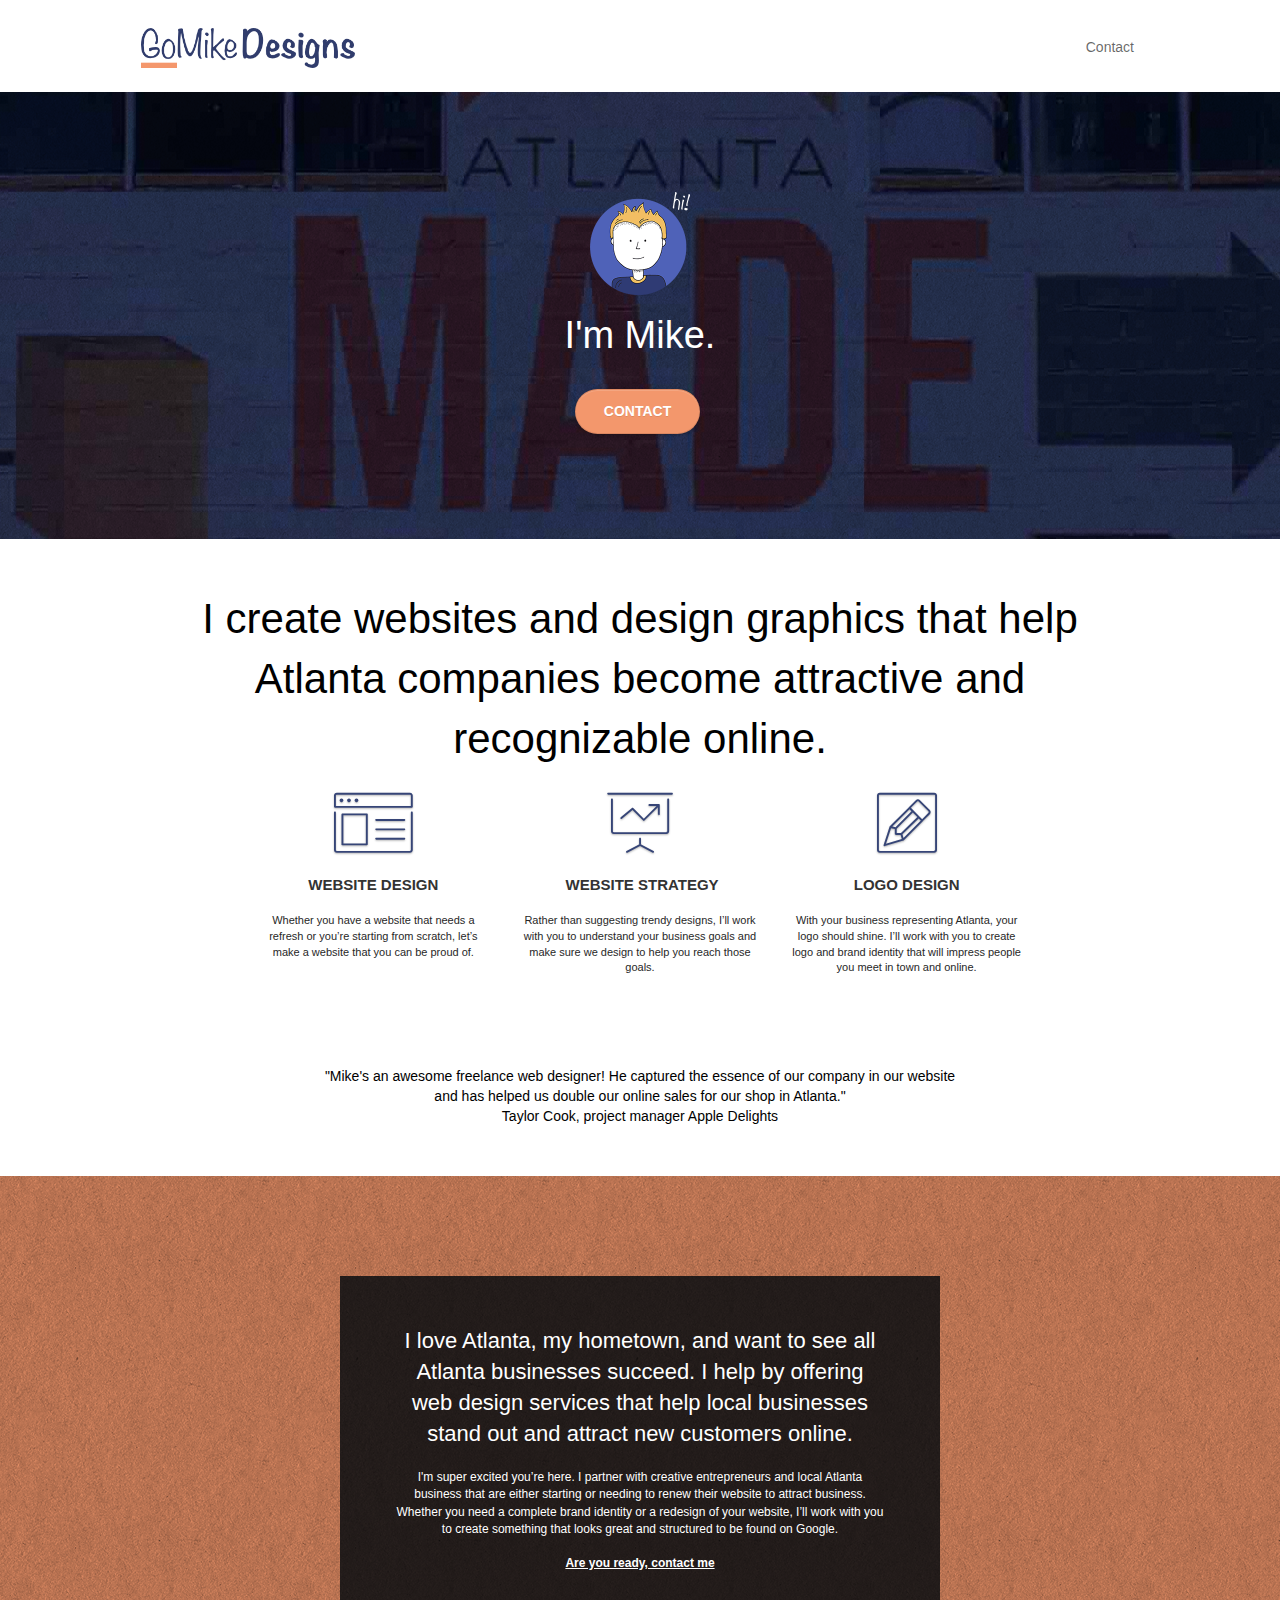
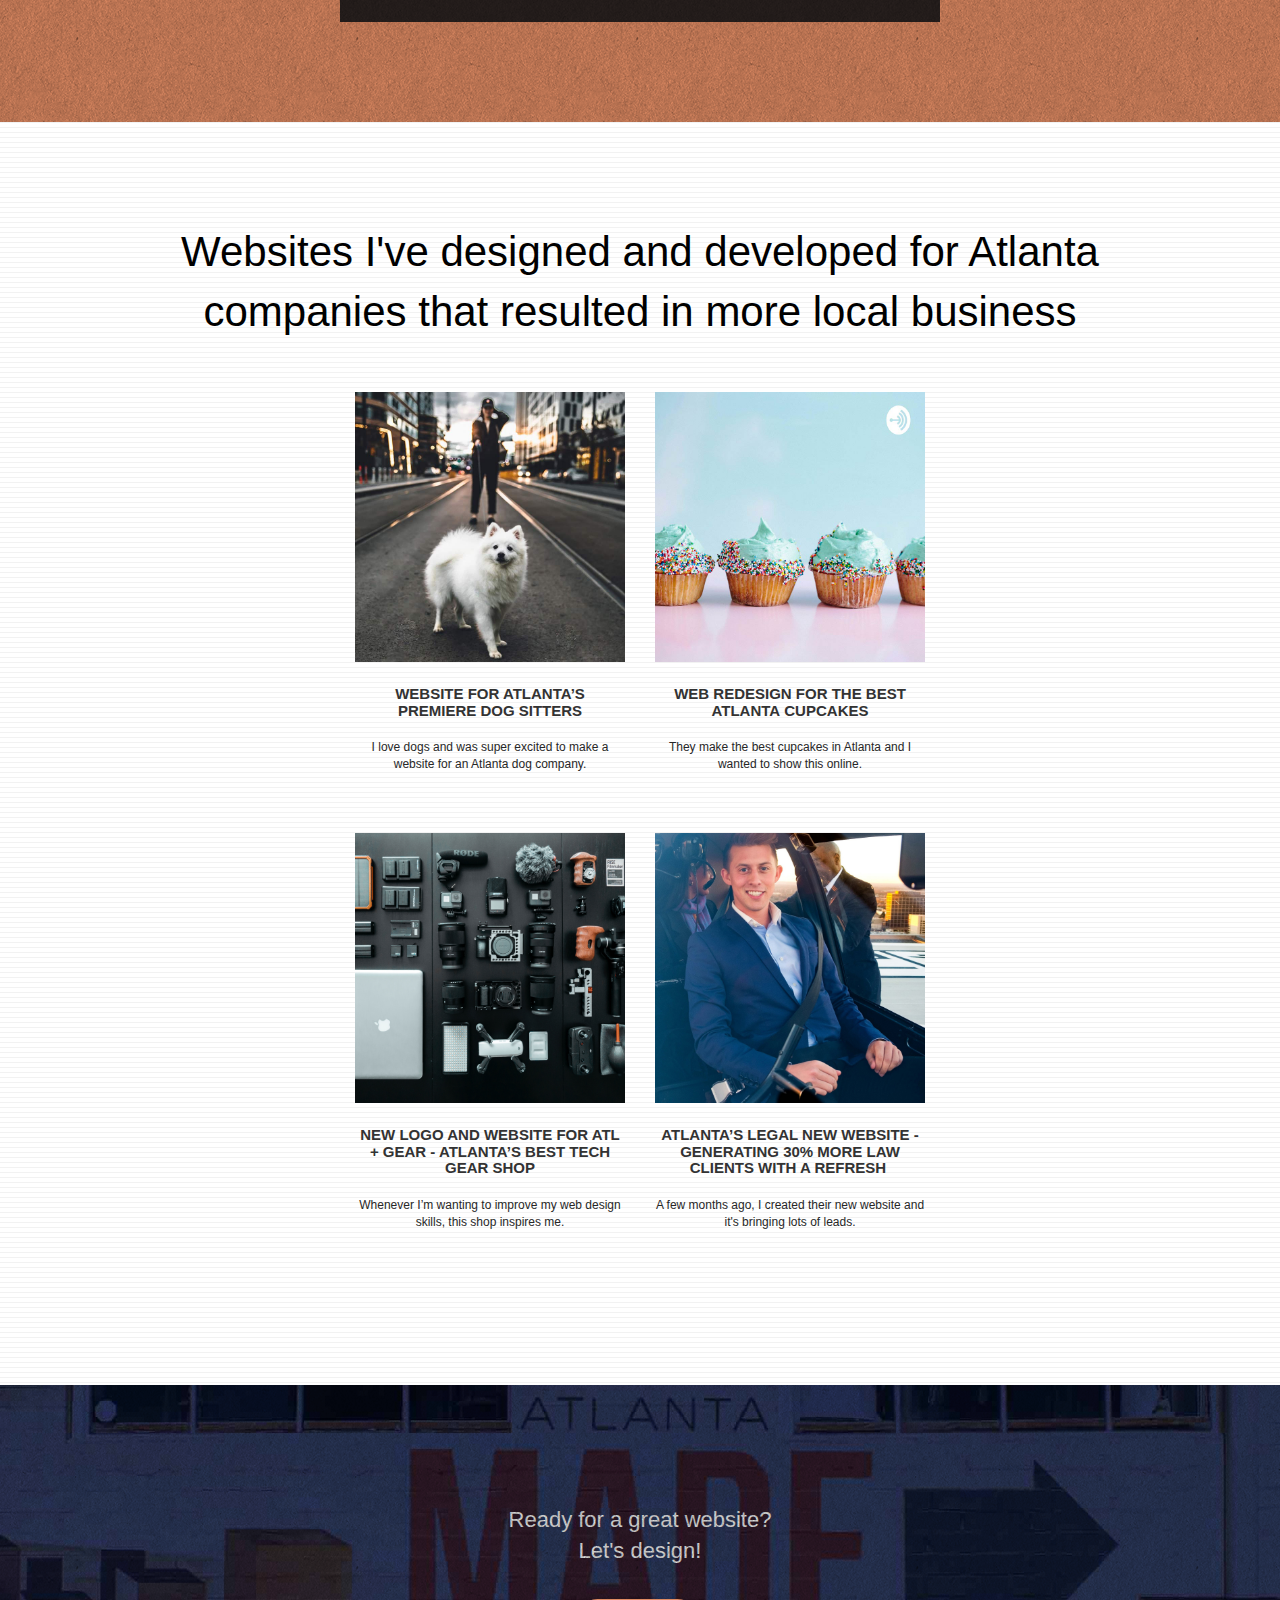
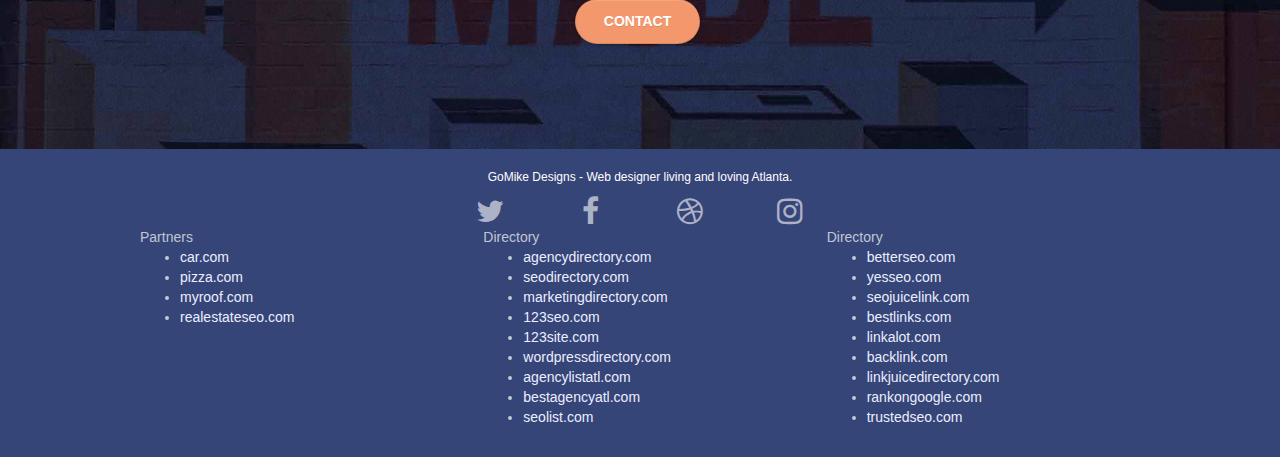
<file: index.html>
<!doctype html>
<html lang="Default">
<head>
    <meta charset="utf-8">
    <meta name="description" content="I'm Mike and your should hire me to build your website">
    <meta name="viewport" content="width=device-width, initial-scale=1.0, viewport-fit=cover">
    <link rel="shortcut icon" type="image/png" href="favicon.jpg">
    
	
	<link rel="stylesheet" type="text/css" href="./css/bootstrap.css">
	<link rel="stylesheet" type="text/css" href="style.css">
	<link rel="stylesheet" type="text/css" href="./css/font-awesome.css">
	<link rel="stylesheet" type="text/css" href="./css/et-line.css">
	
    
	<script src="./js/jquery-2.1.0.js"></script>
	<script src="./js/bootstrap.js"></script>
	<script src="./js/blocs.js"></script> 
	<script src="./js/gmaps.js"></script>

    <title>GoMike Designs - Web designer living and loving Atlanta</title>

    
<!-- Analytics -->
 
<!-- Analytics END -->
    
</head>
<body>
<!-- Main container -->
<div class="page-container">
    
<!-- bloc-0 -->
<header class="bloc bgc-white l-bloc " id="bloc-0">
	<div class="container bloc-sm">
		<nav class="navbar row">
			<div class="navbar-header">
				<a class="navbar-brand" href="index.html"><img src="img/atlanta%20web%20design%20logo.png" alt="Mike Designs Logo" height="40" /></a>
			</div>
			<div class="collapse navbar-collapse navbar-1 special-dropdown-nav">
				<div class="site-navigation nav navbar-nav">
					<a href="contact.html">Contact</a>
				</div>
			</div>
		</nav>
	</div>
</header>
<!-- bloc-0 END -->

<!-- bloc-1-hero -->
<div class="bloc bgc-dark-slate-blue bg-atlanta-20made-20sign d-bloc bg-t-edge bloc-bg-texture texture-paper b-parallax" id="bloc-1-hero">
	<div class="container bloc-lg">
		<div class="row tight-width-whitespace">
			<div class="col-sm-12">
				<img src="img/atlanta%20web%20designer%20mike.png" class="center-block image-resize-mode" width="100" alt="Profile Image" />
				<h1 class="text-center hero-bloc-text tc-white ">
					I'm Mike.
				</h1>
				<div class="text-center">
					<a href="contact.html" class="btn btn-lg btn-clean btn-rd cta-hero btn-atomic-tangerine" id="cta-hero">Contact</a>
				</div>
			</div>
		</div>
	</div>
</div>
<!-- bloc-1-hero END -->

<!-- bloc-2-services -->
<main class="bloc bgc-white l-bloc" id="bloc-2-services">
	<div class="container bloc-md">
		<div class="row">
			<div class="col-sm-12 text-center">
				<div class="titleText"> I create websites and  design graphics that help Atlanta companies become attractive and recognizable online.</div>
			</div>
		</div>
		<div class="row voffset-lg med-width-whitespace">
			<div class="col-sm-4">
				<div class="text-center">
					<span class="et-icon-browser sm-shadow icon-dark-slate-blue icons icon-lg"></span>
				</div>
				<h1 class="mg-md text-center service-header">
					Website Design
				</h1>
				<p class="text-center ">
					Whether you have a website that needs a refresh or you&rsquo;re starting from scratch, let&rsquo;s make a website that you can be proud of.
				</p>
			</div>
			<div class="col-sm-4">
				<div class="text-center">
					<span class="et-icon-presentation sm-shadow icon-dark-slate-blue icons icon-lg"></span>
				</div>
				<h1 class="mg-md text-center service-header">
					&nbsp;Website Strategy
				</h1>
				<p class="text-center ">
					Rather than suggesting trendy designs, I&rsquo;ll work with you to understand your business goals and make sure we design to help you reach those goals.<br>
				</p>
			</div>
			<div class="col-sm-4">
				<div class="text-center">
					<span class="et-icon-edit sm-shadow icon-dark-slate-blue icons icon-lg"></span>
				</div>
				<h1 class="mg-md text-center service-header">
					Logo Design
				</h1>
				<p class="text-center ">
					With your business representing Atlanta, your logo should shine. I&rsquo;ll work with you to create logo and brand identity that will impress people you meet in town and online.
				</p>
			</div>
		</div>
		<div class="row voffset-lg voffset">
			<div class="col-xs-12 col-md-8 col-md-offset-2 text-center">
				<div class="qText">"Mike's an awesome freelance web designer! He captured the essence of our company in our website and has helped us double our online sales for our shop in Atlanta." <br /> Taylor Cook, project manager Apple Delights </div>
			</div>
		</div>
	</div>
</main>
<!-- bloc-2-services END -->

<!-- bloc-3-what-i-do -->
<aside class="bloc tc-white bgc-atomic-tangerine bloc-bg-texture texture-paper b-parallax bg-atlanta-20made-20sign-20orange d-bloc" id="bloc-3-what-i-do">
	<div class="container bloc-lg">
		<div class="row tight-width-whitespace black-background">
			<div class="col-sm-12">
				<h2 class="mg-md text-center tc-white">
					I love Atlanta, my hometown, and want to see all Atlanta businesses succeed. I help by offering web design services that help local businesses stand out and attract new customers online.<br>
				</h2>
				<p class="text-center white">
					I'm super excited you&rsquo;re here. I partner with creative entrepreneurs and local Atlanta business that are either starting or needing to renew their website to attract business. Whether you need a complete brand identity or a redesign of your website, I&rsquo;ll work with you to create something that looks great and structured to be found on Google.<br><br><a class="ltc-white bold-link" href="contact.html">Are you ready, contact me</a><br>
				</p>
			</div>
		</div>
	</div>
</aside>
<!-- bloc-3-what-i-do END -->

<!-- bloc-4-portfolio -->
<aside class="bloc bgc-white bg-lines-h2-bg bg-repeat l-bloc" id="bloc-4-portfolio">
	<div class="container bloc-lg">
		<div class="row">
			<div class="col-sm-12 text-center">
								<div class="titleText">Websites I've designed and developed for Atlanta companies that resulted in more local business</div>

			</div>
		</div>
		<div class="row tight-width-whitespace portfolio-row">
			<div class="col-sm-6">
				<a href="#" data-lightbox="img/11.jpg" data-gallery-id="gallery-1" data-caption="Website for Atlanta's Premiere dog salon" data-frame="snapshot-lb"><img src="img/11.jpg" class="img-responsive portfolio-thumb" alt="Dog salon Link"/></a>
				<h3 class="mg-md text-center">
					Website for Atlanta&rsquo;s premiere Dog Sitters
				</h3>
				<p class="text-center">
					I love dogs and was super excited to make a website for an Atlanta dog company.
				</p>
			</div>
			<div class="col-sm-6">
				<a href="#" data-lightbox="img/2.jpg" data-gallery-id="gallery-1" data-caption="web redesign for the best cupcakes in Atlanta" data-frame="snapshot-lb"><img src="img/2.jpg" class="img-responsive portfolio-thumb" alt="Best cupcakes in atlanta Link"/></a>
				<h3 class="mg-md text-center">
					Web redesign for the best Atlanta&nbsp;cupcakes
				</h3>
				<p class="text-center">
					They make the best cupcakes in Atlanta and I wanted to show this online.
				</p>
			</div>
		</div>
		<div class="row tight-width-whitespace portfolio-row">
			<div class="col-sm-6">
				<a href="#" data-lightbox="img/3.jpg" data-gallery-id="gallery-1" data-caption="New logo and website for Atlanta's best tech gear shop" data-frame="snapshot-lb"><img src="img/3.bmp" class="img-responsive portfolio-thumb" alt="Atlanta's best tech gear shop Link" /></a>
				<h3 class="mg-md text-center">
					New logo and website for Atl + Gear - Atlanta&rsquo;s best tech gear shop
				</h3>
				<p class="text-center">
					Whenever I&rsquo;m wanting to improve my web design skills, this shop inspires me.
				</p>
			</div>
			<div class="col-sm-6">
				<a href="#" data-lightbox="img/4.jpg" data-gallery-id="gallery-1" data-caption="Atlanta's legal website generates 30% more clients after web redesign" data-frame="snapshot-lb"><img src="img/4.bmp" class="img-responsive portfolio-thumb" alt="Atlanta's legal website Link" /></a>
				<h3 class="mg-md text-center">
					Atlanta&rsquo;s legal new website - Generating 30% more law clients with a refresh&nbsp;
				</h3>
				<p class="text-center">
					A few months ago, I created their new website and it's bringing lots of leads.
				</p>
			</div>
		</div>
	</div>
</aside>
<!-- bloc-4-portfolio END -->

<!-- bloc-5-cta -->
<aside class="bloc bgc-dark-slate-blue bg-atlanta-20made-20sign d-bloc bloc-bg-texture texture-paper" id="bloc-5-cta">
	<div class="container bloc-lg">
		<div class="row">
			<h2 class=" text-center tc-white">
				Ready for a great website? <br>Let's design!
			</h2>
			<div class="col-sm-12 text-center">
				<a href="contact.html" class="btn btn-atomic-tangerine btn-clean btn-rd btn-lg cta-hero">Contact</a>
			</div>
		</div>
	</div>
</aside>
<!-- bloc-5-cta END -->

<!-- Footer - bloc-8 -->
<footer class="bloc bgc-dark-slate-blue d-bloc" id="bloc-8">
	<div class="container bloc-sm">
		<div class="row">
			<div class="col-sm-12">
				<p class="text-center white">
					GoMike Designs - Web designer living and loving Atlanta.<br>
				</p>
				<div class="row row-no-gutters social">
					<div class="col-sm-3">
						<div class="text-center">
							<a class="social twitter" href="https://twitter.com/"><span class="fa fa-twitter icon-md" alt="twitter"></span></a>
						</div>
					</div>
					<div class="col-sm-3">
						<div class="text-center">
							<a class="social facebook" href="https://www.facebook.com/"><span class="fa fa-facebook icon-md"></span></a>
						</div>
					</div>
					<div class="col-sm-3">
						<div class="text-center">
							<a class="social dribble" href="https://dribbble.com/tags/social"><span class="fa fa-dribbble icon-md"></span></a>
						</div>
					</div>
					<div class="col-sm-3">
						<div class="text-center">
							<a class="social instagram" href="https://www.instagram.com/?hl=en"><span class="fa fa-instagram icon-md"></span></a>
						</div>
					</div>

				</div>
					<div class="row">
					<div class="col-sm-4 footerlinks">
						Partners
							<ul>
								<li><a class="footerLink" href="https://www.car.com/">car.com</a></li>
								<li><a href="http://pizza.com/">pizza.com</a></li>
								<li><a href="http://myroof.com/">myroof.com</a></li>
								<li><a href="https://oneclickseo.agency/search-engine-optimization/real-estate-seo/">realestateseo.com</a></li>
							</ul>		
					</div>
					<div class="col-sm-4">
						Directory
						<ul>
							<li><a href="http://agencydirectory.com/">agencydirectory.com</a></li>
							<li><a href="http://seodirectory.com/">seodirectory.com</a></li>
							<li><a href="http://marketingdirectory.com/">marketingdirectory.com</a></li>
							<li><a href="http://123seo.com/">123seo.com</a></li>
							<li><a href="http://123site.com/">123site.com</a></li>
							<li><a href="http://wordpressdirectory.com/">wordpressdirectory.com</a></li>
							<li><a href="http://agencylistatl.com/">agencylistatl.com</a></li>
							<li><a href="http://bestagencyatl.com/">bestagencyatl.com</a></li>
							<li><a href="http://seolist.com/">seolist.com</a></li>
						</ul>
					</div>
					<div class="col-sm-4">
						Directory
						<ul>
							<li><a href="http://betterseo.com/">betterseo.com</a></li>
							<li><a href="http://yesseo.com/">yesseo.com</a></li>
							<li><a href="http://seojuicelink.com/">seojuicelink.com</a></li>
							<li><a href="http://bestlinks.com/">bestlinks.com</a></li>
							<li><a href="http://linkalot.com/">linkalot.com</a></li>
							<li><a href="http://backlink.com/">backlink.com</a></li>
							<li><a href="http://linkjuicedirectory.com/">linkjuicedirectory.com</a></li>
							<li><a href="http://rankongoogle.com/">rankongoogle.com</a></li>
							<li><a href="http://trustedseo.com/">trustedseo.com</a></li>
						</ul>
					</div>
				</div>
			</div>
		</div>
	</div>
</footer>
<!-- Footer - bloc-8 END -->

</div>
<!-- Main container END -->
    

</body>
</html>
</file>
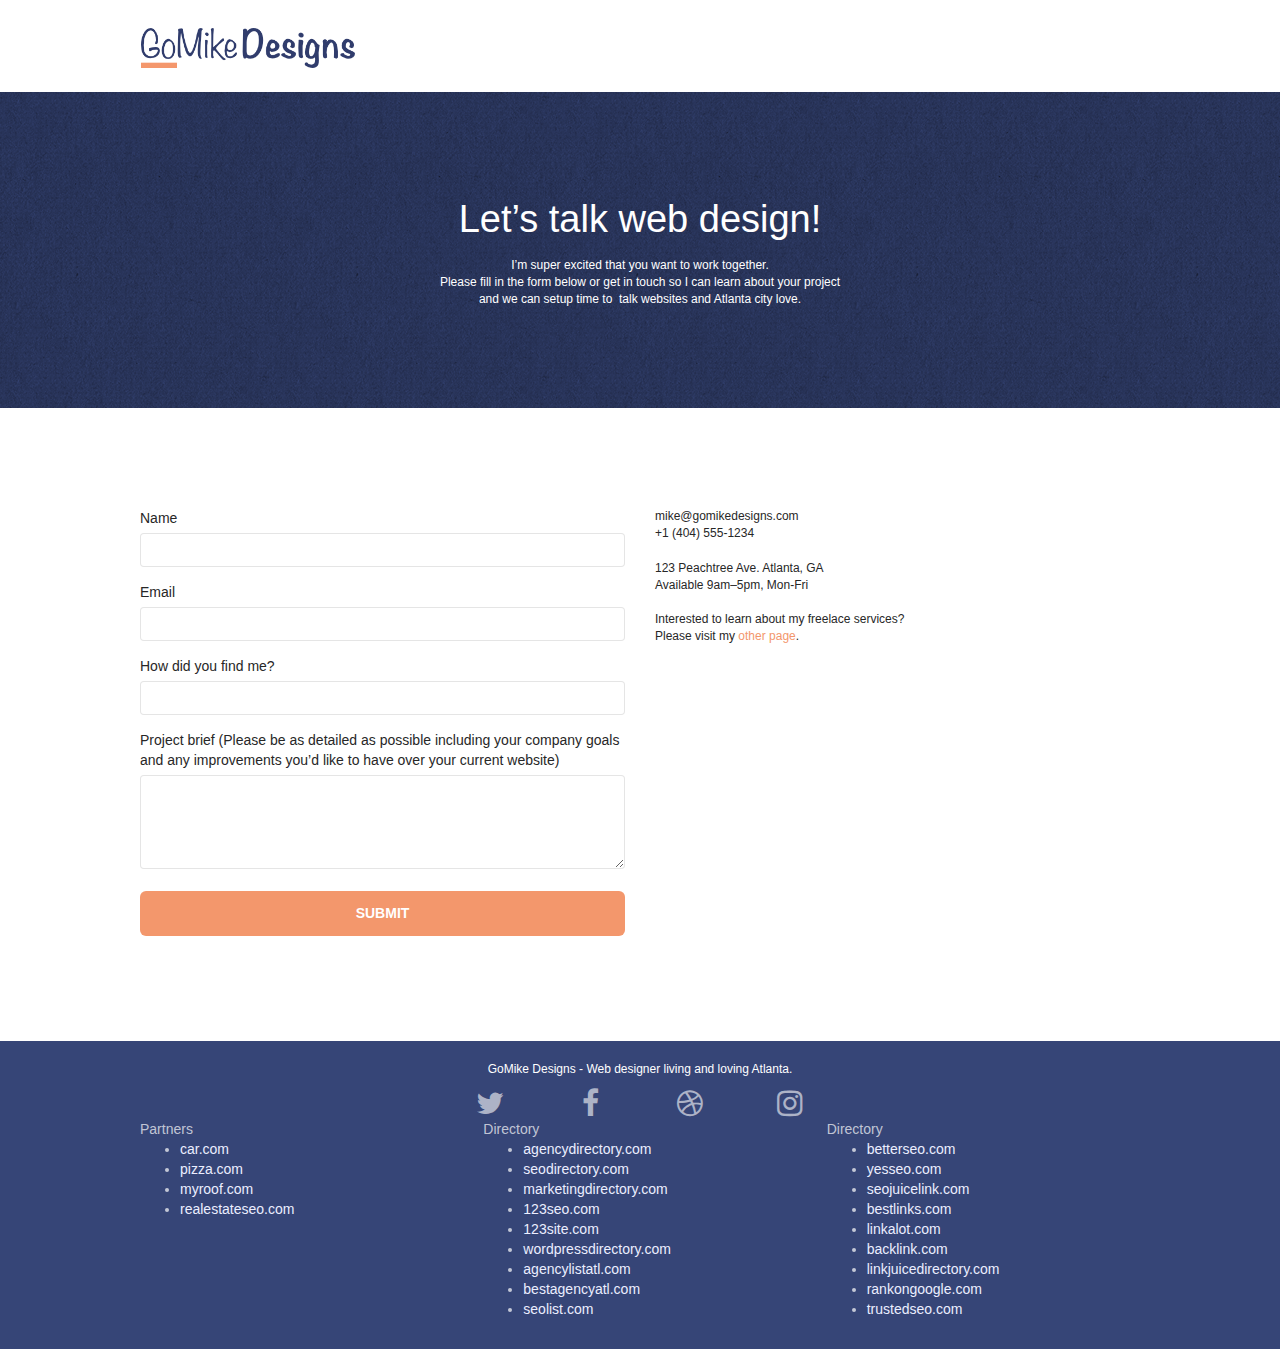
<file: contact.html>
<!doctype html>
<html lang="Default">
<head>
    <meta charset="utf-8">
    <meta name="keywords" content="">
    <meta name="description" content="">
    <meta name="viewport" content="width=device-width, initial-scale=1.0, viewport-fit=cover">
    <link rel="shortcut icon" type="image/png" href="favicon.jpg">
    
	<link rel="stylesheet" type="text/css" href="./css/bootstrap.css">
	<link rel="stylesheet" type="text/css" href="style.css">
	<link rel="stylesheet" type="text/css" href="./css/font-awesome.css">
	<link rel="stylesheet" type="text/css" href="./css/et-line.css">
	
    
	<script src="./js/jquery-2.1.0.js"></script>
	<script src="./js/bootstrap.js"></script>
	<script src="./js/blocs.js"></script>
	<script src="./js/jqBootstrapValidation.js"></script>
	<script src="./js/formHandler.js"></script>
    <title>GoMike Designs - Web designer living and loving Atlanta Contact</title>

    
<!-- Analytics -->
 
<!-- Analytics END -->
    
</head>
<body>
<!-- Main container -->
<div class="page-container">
    
<!-- bloc-0 -->
<div class="bloc bgc-white l-bloc " id="bloc-0">
	<div class="container bloc-sm">
		<nav class="navbar row">
			<div class="navbar-header">
				<a class="navbar-brand" href="index.html"><img src="img/atlanta%20web%20design%20logo.png"  height="40"  alt="Mike Designs Logo click to return home" /></a>
			</div>
		</nav>
	</div>
</div>
<!-- bloc-0 END -->

<!-- bloc-6 -->
<div class="bloc bg-dots-bg bg-repeat bgc-dark-slate-blue d-bloc bloc-bg-texture texture-paper" id="bloc-6">
	<div class="container bloc-lg">
		<div class="row">
			<div class="col-sm-12">
				<p class="text-center hero-bloc-text tc-white">
					Let&rsquo;s talk web design!
				</p>
				<p class="text-center mg-lg tc-white tight-width-whitespace">
					I&rsquo;m super excited that you want to work together.<br>Please fill in the form below or get in touch so I can learn about your project <br>and we can setup time to &nbsp;talk websites and Atlanta city love.
				</p>
			</div>
		</div>
	</div>
</div>
<!-- bloc-6 END -->

<!-- bloc-7 -->
<div class="bloc bgc-white l-bloc" id="bloc-7">
	<div class="container bloc-lg">
		<div class="row">
			<div class="col-sm-6">
				<form id="form_1" novalidate success-msg="Your message has been sent." fail-msg="Sorry it seems that our mail server is not responding, Sorry for the inconvenience!">
					<div class="form-group">
						<label>
							Name
						</label>
						<input id="name" class="form-control" required />
					</div>
					<div class="form-group">
						<label>
							Email
						</label>
						<input id="email" class="form-control" type="email" required />
					</div>
					<div class="form-group">
						<label>
							How did you find me?
						</label>
						<input class="form-control" type="text" required id="input_504" />
					</div>
					<div class="form-group">
						<label>
							Project brief (Please be as detailed as possible including your company goals and any improvements you&rsquo;d like to have over your current website)<br>
						</label><textarea id="message" class="form-control" rows="4" cols="50" required></textarea>
					</div> 
					<button class="bloc-button btn btn-lg btn-block cta-hero btn-atomic-tangerine" type="submit">
						Submit
					</button>
				</form>
			</div>
			<address class="col-sm-6">
				<p>
					mike@gomikedesigns.com<br>+1 (404) 555-1234<br> <br>123 Peachtree Ave. Atlanta, GA<br>Available 9am–5pm, Mon-Fri <br> <br>Interested to learn about my freelace services? <br>Please visit my&nbsp;<a class="ltc-atomic-tangerine" href="index.html">other page</a>.
				</p>
			</address>
		</div>
	</div>
</div>
<!-- bloc-7 END -->

<!-- ScrollToTop Button -->
<a class="bloc-button btn btn-d scrollToTop" onclick="scrollToTarget('1')"><span class="fa fa-chevron-up"></span></a>
<!-- ScrollToTop Button END-->


<!-- Footer - bloc-8 -->
<footer class="bloc bgc-dark-slate-blue d-bloc" id="bloc-8">
	<div class="container bloc-sm">
		<div class="row">
			<div class="col-sm-12">
				<p class="text-center white">
					GoMike Designs - Web designer living and loving Atlanta.<br>
				</p>
				<div class="row row-no-gutters social">
					<div class="col-sm-3">
						<div class="text-center">
							<a class="social twitter" href="https://twitter.com/"><span class="fa fa-twitter icon-md" alt="twitter"></span></a>
						</div>
					</div>
					<div class="col-sm-3">
						<div class="text-center">
							<a class="social facebook" href="https://www.facebook.com/"><span class="fa fa-facebook icon-md"></span></a>
						</div>
					</div>
					<div class="col-sm-3">
						<div class="text-center">
							<a class="social dribble" href="https://dribbble.com/tags/social"><span class="fa fa-dribbble icon-md"></span></a>
						</div>
					</div>
					<div class="col-sm-3">
						<div class="text-center">
							<a class="social instagram" href="https://www.instagram.com/?hl=en"><span class="fa fa-instagram icon-md"></span></a>
						</div>
					</div>

				</div>
					<div class="row">
					<div class="col-sm-4 footerlinks">
						Partners
							<ul>
								<li><a class="footerLink" href="https://www.car.com/">car.com</a></li>
								<li><a href="http://pizza.com/">pizza.com</a></li>
								<li><a href="http://myroof.com/">myroof.com</a></li>
								<li><a href="https://oneclickseo.agency/search-engine-optimization/real-estate-seo/">realestateseo.com</a></li>
							</ul>		
					</div>
					<div class="col-sm-4">
						Directory
						<ul>
							<li><a href="http://agencydirectory.com/">agencydirectory.com</a></li>
							<li><a href="http://seodirectory.com/">seodirectory.com</a></li>
							<li><a href="http://marketingdirectory.com/">marketingdirectory.com</a></li>
							<li><a href="http://123seo.com/">123seo.com</a></li>
							<li><a href="http://123site.com/">123site.com</a></li>
							<li><a href="http://wordpressdirectory.com/">wordpressdirectory.com</a></li>
							<li><a href="http://agencylistatl.com/">agencylistatl.com</a></li>
							<li><a href="http://bestagencyatl.com/">bestagencyatl.com</a></li>
							<li><a href="http://seolist.com/">seolist.com</a></li>
						</ul>
					</div>
					<div class="col-sm-4">
						Directory
						<ul>
							<li><a href="http://betterseo.com/">betterseo.com</a></li>
							<li><a href="http://yesseo.com/">yesseo.com</a></li>
							<li><a href="http://seojuicelink.com/">seojuicelink.com</a></li>
							<li><a href="http://bestlinks.com/">bestlinks.com</a></li>
							<li><a href="http://linkalot.com/">linkalot.com</a></li>
							<li><a href="http://backlink.com/">backlink.com</a></li>
							<li><a href="http://linkjuicedirectory.com/">linkjuicedirectory.com</a></li>
							<li><a href="http://rankongoogle.com/">rankongoogle.com</a></li>
							<li><a href="http://trustedseo.com/">trustedseo.com</a></li>
						</ul>
					</div>
				</div>
			</div>
		</div>
	</div>
</footer>
<!-- Footer - bloc-8 END -->

</div>
<!-- Main container END -->
    

</body>
</html>
</file>
<file: style.css>
body {
    margin: 0;
    padding: 0;
    background: #FFF;
    overflow-x: hidden;
    -webkit-font-smoothing: antialiased;
    -moz-osx-font-smoothing: grayscale;
}

a,
button {
    transition: all .3s ease-in-out;
    outline: none!important;
}

a:hover {
    text-decoration: none;
    cursor: pointer;
}

#page-loading-blocs-notifaction {
    position: fixed;
    top: 0;
    bottom: 0;
    width: 100%;
    z-index: 100000;
    background: #FFFFFF url("img/pageload-spinner.gif") no-repeat center center;
}

.titleText {
    font-size: 3em;
    color: black;
}
.qText {
    color: black;
}

.bloc {
    width: 100%;
    clear: both;
    background: 50% 50% no-repeat;
    padding: 0 50px;
    -webkit-background-size: cover;
    -moz-background-size: cover;
    -o-background-size: cover;
    background-size: cover;
    position: relative;
}

.bloc .container {
    padding-left: 0;
    padding-right: 0;
}

.bloc-lg {
    padding: 100px 50px;
}

.bloc-md {
    padding: 50px;
}

.bloc-sm {
    padding: 20px 50px;
}

.bg-center,
.bg-l-edge,
.bg-r-edge,
.bg-t-edge,
.bg-b-edge,
.bg-tl-edge,
.bg-bl-edge,
.bg-tr-edge,
.bg-br-edge,
.bg-repeat {
    -webkit-background-size: auto!important;
    -moz-background-size: auto!important;
    -o-background-size: auto!important;
    background-size: auto!important;
}

.bg-repeat {
    background: repeat;
}

.bg-t-edge {
    background: top no-repeat;
}

.bloc-bg-texture::before {
    content: "";
    background-size: 2px 2px;
    position: absolute;
    top: 0;
    bottom: 0;
    left: 0;
    right: 0;
    pointer-events: none;
}

.texture-paper::before {
    background: url("img/texture-paper.png");
    background-size: 280px 280px;
}

.b-parallax {
    background-attachment: fixed;
}

.d-bloc {
    color: rgba(255, 255, 255, .7);
}

.d-bloc button:hover {
    color: rgba(255, 255, 255, .9);
}

.d-bloc .icon-round,
.d-bloc .icon-square,
.d-bloc .icon-rounded,
.d-bloc .icon-semi-rounded-a,
.d-bloc .icon-semi-rounded-b {
    border-color: rgba(255, 255, 255, .9);
}

.d-bloc .divider-h span {
    border-color: rgba(255, 255, 255, .2);
}

.d-bloc .a-btn,
.d-bloc .navbar a,
.d-bloc .navbar-brand,
.d-bloc a .icon-sm,
.d-bloc a .icon-md,
.d-bloc a .icon-lg,
.d-bloc a .icon-xl,
.d-bloc h1 a,
.d-bloc h2 a,
.d-bloc h3 a,
.d-bloc h4 a,
.d-bloc h5 a,
.d-bloc h6 a,
.d-bloc p a {
    color: rgba(255, 255, 255, .6);
}

.d-bloc .a-btn:hover,
.d-bloc .navbar a:hover,
.d-bloc .navbar-brand:hover,
.d-bloc a:hover .icon-sm,
.d-bloc a:hover .icon-md,
.d-bloc a:hover .icon-lg,
.d-bloc a:hover .icon-xl,
.d-bloc h1 a:hover,
.d-bloc h2 a:hover,
.d-bloc h3 a:hover,
.d-bloc h4 a:hover,
.d-bloc h5 a:hover,
.d-bloc h6 a:hover,
.d-bloc p a:hover {
    color: rgba(255, 255, 255, 1);
}

.d-bloc .navbar-toggle .icon-bar {
    background: rgba(255, 255, 255, 1);
}

.d-bloc .btn-wire,
.d-bloc .btn-wire:hover {
    color: rgba(255, 255, 255, 1);
    border-color: rgba(255, 255, 255, 1);
}

.d-bloc .panel {
    color: rgba(0, 0, 0, .5);
}

.d-bloc .panel button:hover {
    color: rgba(0, 0, 0, .7);
}

.d-bloc .panel icon {
    border-color: rgba(0, 0, 0, .7);
}

.d-bloc .panel .divider-h span {
    border-color: rgba(0, 0, 0, .1);
}

.d-bloc .panel .a-btn {
    color: rgba(0, 0, 0, .6);
}

.d-bloc .panel .a-btn:hover {
    color: rgba(0, 0, 0, 1);
}

.d-bloc .panel .btn-wire,
.d-bloc .panel .btn-wire:hover {
    color: rgba(0, 0, 0, .7);
    border-color: rgba(0, 0, 0, .3);
}

.d-bloc .panel,
.l-bloc {
    color: rgba(0, 0, 0, .5);
}

.d-bloc .panel button:hover,
.l-bloc button:hover {
    color: rgba(0, 0, 0, .7);
}

.l-bloc .icon-round,
.l-bloc .icon-square,
.l-bloc .icon-rounded,
.l-bloc .icon-semi-rounded-a,
.l-bloc .icon-semi-rounded-b {
    border-color: rgba(0, 0, 0, .7);
}

.d-bloc .panel .divider-h span,
.l-bloc .divider-h span {
    border-color: rgba(0, 0, 0, .1);
}

.d-bloc .panel .a-btn,
.l-bloc .a-btn,
.l-bloc .navbar a,
.l-bloc .navbar-brand,
.l-bloc a .icon-sm,
.l-bloc a .icon-md,
.l-bloc a .icon-lg,
.l-bloc a .icon-xl,
.l-bloc h1 a,
.l-bloc h2 a,
.l-bloc h3 a,
.l-bloc h4 a,
.l-bloc h5 a,
.l-bloc h6 a,
.l-bloc p a {
    color: rgba(0, 0, 0, .6);
}

.d-bloc .panel .a-btn:hover,
.l-bloc .a-btn:hover,
.l-bloc .navbar a:hover,
.l-bloc .navbar-brand:hover,
.l-bloc a:hover .icon-sm,
.l-bloc a:hover .icon-md,
.l-bloc a:hover .icon-lg,
.l-bloc a:hover .icon-xl,
.l-bloc h1 a:hover,
.l-bloc h2 a:hover,
.l-bloc h3 a:hover,
.l-bloc h4 a:hover,
.l-bloc h5 a:hover,
.l-bloc h6 a:hover,
.l-bloc p a:hover {
    color: rgba(0, 0, 0, 1);
}

.l-bloc .navbar-toggle .icon-bar {
    color: rgba(0, 0, 0, .6);
}

.d-bloc .panel .btn-wire,
.d-bloc .panel .btn-wire:hover,
.l-bloc .btn-wire,
.l-bloc .btn-wire:hover {
    color: rgba(0, 0, 0, .7);
    border-color: rgba(0, 0, 0, .3);
}

.voffset {
    margin-top: 30px;
}

.voffset-lg {
    margin-top: 80px;
}

.row-no-gutters {
    margin-right: 0;
    margin-left: 0;
}

.row.row-no-gutters > [class^="col-"],
.row.row-no-gutters > [class*=" col-"] {
    padding-right: 0;
    padding-left: 0;
}

#bloc-2-services p {
    font-size: 11px;
}

.navbar {
    margin-bottom: 0;
    z-index: 1;
}

.navbar-brand {
    height: auto;
    padding: 3px 15px;
    font-size: 25px;
    font-weight: normal;
    font-weight: 600;
    line-height: 44px;
}

.navbar-brand img {
    max-height: 200px;
    margin: 0 5px 0 0;
    display: inline;
}

.navbar-brand img[src$=svg] {
    min-width: 100px;
}

.nav-center .navbar-brand img {
    margin: 0;
}

.navbar .nav {
    padding-top: 2px;
    float: right;
    z-index: 1;
}

.nav > li {
    float: left;
    margin-top: 4px;
    font-size: 16px;
}

.navbar-nav .open .dropdown-menu > li > a {
    text-align: inherit;
}

.nav > li a:hover,
.nav > li a:focus {
    background: transparent;
}

.navbar-toggle {
    margin: 10px 10px 0 0;
    border: 0px;
}

.navbar-toggle:hover {
    background: transparent!important;
}

.navbar-toggle .icon-bar {
    background-color: rgba(0, 0, 0, .5);
    width: 26px;
}

.nav-invert .navbar .nav {
    float: left;
}

.nav-invert .navbar-header,
.nav-invert .navbar-brand {
    float: right;
    position: relative;
    z-index: 2;
}

@media (min-width: 768px) {
    .site-navigation {
        position: absolute;
        top: 50%;
        right: 20px;
        transform: translate(0, -50%);
        -webkit-transform: translateY(-50%);
    }
    .nav > li .dropdown-menu a,
    .nav > li .dropdown-menu a:hover {
        color: #484848;
    }
    .nav-invert .site-navigation {
        left: 0;
        right: 0;
    }
    .nav-center {
        text-align: center;
    }
    .nav-center .navbar-header {
        width: 100%;
    }
    .nav-center .navbar-header,
    .nav-center .navbar-brand,
    .nav-center .nav > li {
        float: none;
        display: inline-block;
    }
    .nav-center .site-navigation {
        position: relative;
        width: 100%;
        right: 0;
        margin-right: 0px;
        margin-top: 20px;
    }
    .nav-center.mini-nav .navbar-toggle {
        float: none;
        margin: 10px auto 0;
    }
}

.nav > li > .dropdown a {
    background: none!important;
    display: block;
    padding: 14px 15px;
}

nav .caret {
    margin: 0 5px;
}

.dropdown-menu .dropdown-menu {
    top: -8px;
    left: 100%;
}

.dropdown-menu .dropmenu-flow-right {
    top: 100%;
    left: 0;
    margin-left: -1px;
    border-top-left-radius: 0;
    border-top-right-radius: 0;
}

.dropdown-menu .dropdown span {
    border: 4px solid black;
    border-top-color: transparent;
    border-right-color: transparent;
    border-bottom-color: transparent;
    margin: 6px -5px 0 0!important;
    float: right;
}

.mg-md {
    margin-top: 10px;
    margin-bottom: 20px;
}

.mg-lg {
    margin-top: 10px;
    margin-bottom: 40px;
}

.btn {
    margin: 0 5px 5px 0;
}

.btn.pull-right {
    margin: 0 0 5px 5px;
}

.btn-d,
.btn-d:hover,
.btn-d:focus {
    color: #FFF;
    background: rgba(0, 0, 0, .3);
}

button {
    outline: none!important;
}

.btn-rd {
    border-radius: 40px;
}

.btn-clean {
    border: 1px solid rgba(0, 0, 0, .08);
    border-bottom-color: rgba(0, 0, 0, .1);
    text-shadow: 0 1px 0 rgba(0, 0, 1, .1);
    box-shadow: 0 1px 3px rgba(0, 0, 1, .25), inset 0 1px 0 0 rgba(255, 255, 255, .15);
}

.icon-md {
    font-size: 30px!important;
}

.icon-lg {
    font-size: 60px!important;
}

.sm-shadow {
    text-shadow: 0 1px 2px rgba(0, 0, 0, .3);
}

.panel-sq,
.panel-sq .panel-heading,
.panel-sq .panel-footer {
    border-radius: 0;
}

.panel-rd {
    border-radius: 30px;
}

.panel-rd .panel-heading {
    border-radius: 29px 29px 0 0;
}

.panel-rd .panel-footer {
    border-radius: 0 0 29px 29px;
}

.form-control {
    border-color: rgba(0, 0, 0, .1);
    box-shadow: none;
}

.scrollToTop {
    width: 40px;
    height: 40px;
    position: fixed;
    bottom: 20px;
    right: 20px;
    opacity: 0;
    z-index: 500;
    transition: all .3s ease-in-out;
}

.scrollToTop span {
    margin-top: 6px;
}

.showScrollTop {
    font-size: 14px;
    opacity: 1;
}

a[data-lightbox] {
    position: relative;
    display: block;
    text-align: center;
}

a[data-lightbox]:hover::before {
    content: "+";
    font-family: "HelveticaNeue-Light", "Helvetica Neue Light", "Helvetica Neue", Helvetica, Arial;
    font-size: 32px;
    width: 50px;
    height: 50px;
    margin-left: -25px;
    border-radius: 50%;
    background: rgba(0, 0, 0, .6);
    color: #FFF;
    font-weight: 100;
    z-index: 1;
    position: absolute;
    top: 50%;
    transform: translateY(-50%);
    -webkit-transform: translateY(-50%);
}

a[data-lightbox]:hover img {
    opacity: 0.6;
    -webkit-animation-fill-mode: none;
    animation-fill-mode: none;
}

#lightbox-modal {
    display: flex;
    align-items: center;
}

#lightbox-modal .modal-dialog {
    width: 90%;
    max-width: 900px;
    margin: 0 auto 0;
}

#lightbox-modal .modal-dialog img {
    max-height: 90vh;
    margin: 0 auto;
}

.lightbox-caption {
    padding: 20px;
    color: #FFF;
    background: rgba(0, 0, 0, .5);
    position: absolute;
    left: 15px;
    right: 15px;
    bottom: 5px;
}

.close-lightbox {
    color: #FFF;
    font-size: 30px;
    position: absolute;
    top: 20px;
    right: 20px;
    z-index: 20;
    background: rgba(0, 0, 0, .5);
    border: none;
    line-height: 30px;
    padding: 0 9px 5px;
    opacity: 0.3;
}

.close-lightbox:hover,
.next-lightbox:hover,
.prev-lightbox:hover {
    opacity: 1.0;
    color: #FFF;
}

.next-lightbox,
.prev-lightbox {
    font-size: 20px;
    color: rgba(255, 255, 255, .9);
    background: rgba(0, 0, 0, .5);
    transition: all .2s ease-in-out;
    position: absolute;
    top: 45%;
    z-index: 1;
    opacity: 0.4;
}

.next-lightbox {
    padding: 6px 8px 1px 13px;
    right: 25px;
}

.prev-lightbox {
    padding: 6px 13px 1px 10px;
    left: 25px;
}

.snapshot-lb .modal-body {
    padding-bottom: 45px;
}

.snapshot-lb .lightbox-caption {
    padding: 0;
    color: rgba(0, 0, 0, .5);
    background: none;
}

h1,
h2,
h3,
h4,
h5,
h6,
p,
label,
.btn
 {
    font-family: "helvetica";
    font-weight: 400;
    color: rgb(39, 39, 39)!important;
}
a {
    color: rgb(235, 238, 255);
}
.container {
    max-width: 1000px;
}

.hero-bloc-text {
    font-size: 38px;
}

.hero-bloc-text-sub {
    font-size: 36px;
}

.statement-bloc-text {
    line-height: 26px;
    font-style: italic;
    font-size: 20px;
    text-align: center;
    font-weight: lighter;
    max-width: 520px;
    margin: auto auto auto auto;
}

p {
    font-size: 12px;
}

.tight-width-whitespace {
    max-width: 600px;
    margin: auto auto auto auto;
}

.h1 {
    font-size: 20px;
    font-family: "Open Sans";
}

.cta-hero {
    margin-top: 22px;
    color: #FFFFFF!important;
    text-transform: uppercase;
    padding: 12px 28px 12px 28px;
    font-size: 1.0em;
    font-weight: 700;
}

.social {
    max-width: 400px;
    margin: auto auto auto auto;
}

h2 {
    font-size: 22px;
    line-height: 1.4em;
}

h3 {
    font-size: 15px;
    text-transform: uppercase;
    font-weight: 700;
    color: #333333!important;
}

.med-width-whitespace {
    max-width: 800px;
    margin: auto auto auto auto;
    box-shadow: 0px 0px 0px #000000;
}

h1 {
    color: #333333!important;
}

h4 {
    color: #333333!important;
}

.icons {
    margin-bottom: 14px;
    margin-top: 24px;
}

.white {
    color: #FFFFFF!important;
}

.portfolio-thumb {
    margin-bottom: 24px;
}

.portfolio-row {
    margin-bottom: 44px;
    margin-top: 50px;
}

.avatar {
    box-shadow: 0px 4px 9px rgba(0, 0, 0, 0.3);
}

.black-background {
    background-color: rgba(35, 31, 32, 0.95);
    padding: 40px 40px 40px 40px;
}

.bold-link {
    font-weight: 900;
    text-decoration: underline!important;
}

.service-header {
    font-size: 15px;
    font-weight: 700;
    text-transform: uppercase;
}

.bgc-white {
    background-color: #FFFFFF;
}

.bgc-dark-slate-blue {
    background-color: #364577;
}

.bgc-atomic-tangerine {
    background-color: #F3976C;
}

.tc-white {
    color: #ffffff!important;
}

.btn-atomic-tangerine {
    background: #F3976C;
    color: #FFFFFF!important;
}

.btn-atomic-tangerine:hover {
    background: #c27956!important;
    color: #FFFFFF!important;
}

.ltc-white {
    color: #FFFFFF!important;
}

.ltc-white:hover {
    color: #cccccc!important;
}

.ltc-atomic-tangerine {
    color: #F3976C!important;
}

.ltc-atomic-tangerine:hover {
    color: #c27956!important;
}

.icon-dark-slate-blue {
    color: #364577!important;
    border-color: #364577!important;
}

.bg-dots-bg {
    background-image: url("img/dots-bg.png");
}

.bg-lines-h2-bg {
    background-image: url("img/lines-h2-bg.png");
}

.bg-atlanta-20made-20sign {
    background-image: url("img/atlanta%20made%20sign.jpg");
}

.bg-atlanta-20made-20sign-20orange {
    background-image: url("img/atlanta%20made%20sign%20orange.jpg");
}

@media (max-width: 1024px) {
    .bloc {
        padding-left: 20px;
        padding-right: 20px;
    }
    .bloc.full-width-bloc,
    .bloc-tile-2.full-width-bloc .container,
    .bloc-tile-3.full-width-bloc .container,
    .bloc-tile-4.full-width-bloc .container {
        padding-left: 0;
        padding-right: 0;
    }
}

@media (max-width: 992px) and (min-width: 768px) {
    .navbar .nav {
        max-width: 80%
    }
    .nav-center.navbar .nav {
        max-width: 100%
    }
}

@media only screen and (min-width: 768px) and (max-width: 1024px) and (orientation: landscape) {
    .b-parallax {
        background-attachment: scroll;
    }
}

@media only screen and (min-width: 1024px) and (max-width: 1366px) and (-webkit-min-device-pixel-ratio: 1.5) {
    .b-parallax {
        background-attachment: scroll;
    }
}

@media (max-width: 991px) {
    .container {
        width: 100%;
    }
    .b-parallax {
        background-attachment: scroll;
    }
    .page-container,
    #hero-bloc {
        overflow-x: hidden;
        position: relative;
    }

    .bloc-group,
    .bloc-group .bloc {
        display: block;
        width: 100%;
    }
    .bloc-fill-screen .fill-bloc-top-edge,
    .bloc-fill-screen .fill-bloc-bottom-edge {
        padding: 0 20px;
    }
}

@media (max-width: 767px) {
    .page-container {
        overflow-x: hidden;
        position: relative;
    }
    h1,
    h2,
    h3,
    h4,
    h5,
    h6,
    p,
    #disqus_thread {
        padding-left: 10px!important;
        padding-right: 10px!important;
    }
    .b-parallax {
        background-attachment: scroll;
    }
    .navbar .nav {
        padding-top: 0;
        border-top: 1px solid rgba(0, 0, 0, .2);
        float: none!important;
    }
    .navbar.row {
        margin-left: 0;
        margin-right: 0;
    }
    .site-navigation {
        position: inherit;
        transform: none;
        -webkit-transform: none;
        -ms-transform: none;
    }
    .nav > li {
        margin-top: 0;
        border-bottom: 1px solid rgba(0, 0, 0, .1);
        background: rgba(0, 0, 0, .05);
        text-align: left;
        padding-left: 15px;
        width: 100%;
    }
    .nav > li:hover {
        background: rgba(0, 0, 0, .08);
    }
    .dropdown .dropdown a .caret {
        float: none;
        margin: 5px 0 0 10px!important;
        border: 4px solid black;
        border-bottom-color: transparent;
        border-right-color: transparent;
        border-left-color: transparent;
    }
    #hero-bloc .navbar .nav {
        background: rgba(0, 0, 0, .8);
    }
    #hero-bloc .navbar .nav a {
        color: rgba(255, 255, 255, .6);
    }
    .hero {
        padding: 50px 0;
    }
    .hero-nav {
        left: -1px;
        right: -1px;
    }
    .navbar-collapse {
        padding: 0;
        overflow-x: hidden;
        -webkit-box-shadow: none;
        box-shadow: none;
    }
    .navbar-brand img {
        max-height: 40px;
        width: auto;
    }
    .nav-invert .navbar-header {
        float: none;
        width: 100%;
    }
    .nav-invert .navbar-toggle {
        float: left;
        margin-left: 10px;
    }
    .bloc {
        padding-left: 0;
        padding-right: 0;
    }
    .bloc-xxl,
    .bloc-xl,
    .bloc-lg {
        padding: 40px 0;
    }
    .bloc-sm,
    .bloc-md {
        padding-left: 0;
        padding-right: 0;
    }
    .bloc-tile-2 .container,
    .bloc-tile-3 .container,
    .bloc-tile-4 .container,
    .bloc-fill-screen .fill-bloc-top-edge,
    .bloc-fill-screen .fill-bloc-bottom-edge {
        padding-left: 0;
        padding-right: 0;
    }
    .a-block {
        padding: 0 10px;
    }
    .btn-dwn {
        display: none;
    }
    .voffset {
        margin-top: 5px;
    }
    .voffset-md {
        margin-top: 20px;
    }
    .voffset-lg {
        margin-top: 30px;
    }
    form {
        padding: 5px;
    }
    .close-lightbox {
        display: inline-block;
    }
    .blocsapp-device-iphone5 {
        background-size: 216px 425px;
        padding-top: 60px;
        width: 216px;
        height: 425px;
    }
    .blocsapp-device-iphone5 img {
        width: 180px;
        height: 320px;
    }
}



@media (max-width: 400px) {
    .bloc {
        padding-left: 0;
        padding-right: 0;
    }
}

@media (max-width: 767px) {
    .bloc-mob-center-text {
        text-align: center;
    }
}
</file>
<file: css/et-line.css>
@font-face {
    font-family: et-line;
    src: url(../fonts/et-line.eot);
    src: url(../fonts/et-line.eot?#iefix) format('embedded-opentype'), url(../fonts/et-line.woff) format('woff'), url(../fonts/et-line.ttf) format('truetype'), url(../fonts/et-line.svg#et-line) format('svg');
    font-weight: 400;
    font-style: normal
}

.et-icon-adjustments,
.et-icon-alarmclock,
.et-icon-anchor,
.et-icon-aperture,
.et-icon-attachment,
.et-icon-bargraph,
.et-icon-basket,
.et-icon-beaker,
.et-icon-bike,
.et-icon-book-open,
.et-icon-briefcase,
.et-icon-browser,
.et-icon-calendar,
.et-icon-camera,
.et-icon-caution,
.et-icon-chat,
.et-icon-circle-compass,
.et-icon-clipboard,
.et-icon-clock,
.et-icon-cloud,
.et-icon-compass,
.et-icon-desktop,
.et-icon-dial,
.et-icon-document,
.et-icon-documents,
.et-icon-download,
.et-icon-dribbble,
.et-icon-edit,
.et-icon-envelope,
.et-icon-expand,
.et-icon-facebook,
.et-icon-flag,
.et-icon-focus,
.et-icon-gears,
.et-icon-genius,
.et-icon-gift,
.et-icon-global,
.et-icon-globe,
.et-icon-googleplus,
.et-icon-grid,
.et-icon-happy,
.et-icon-hazardous,
.et-icon-heart,
.et-icon-hotairballoon,
.et-icon-hourglass,
.et-icon-key,
.et-icon-laptop,
.et-icon-layers,
.et-icon-lifesaver,
.et-icon-lightbulb,
.et-icon-linegraph,
.et-icon-linkedin,
.et-icon-lock,
.et-icon-magnifying-glass,
.et-icon-map,
.et-icon-map-pin,
.et-icon-megaphone,
.et-icon-mic,
.et-icon-mobile,
.et-icon-newspaper,
.et-icon-notebook,
.et-icon-paintbrush,
.et-icon-paperclip,
.et-icon-pencil,
.et-icon-phone,
.et-icon-picture,
.et-icon-pictures,
.et-icon-piechart,
.et-icon-presentation,
.et-icon-pricetags,
.et-icon-printer,
.et-icon-profile-female,
.et-icon-profile-male,
.et-icon-puzzle,
.et-icon-quote,
.et-icon-recycle,
.et-icon-refresh,
.et-icon-ribbon,
.et-icon-rss,
.et-icon-sad,
.et-icon-scissors,
.et-icon-scope,
.et-icon-search,
.et-icon-shield,
.et-icon-speedometer,
.et-icon-strategy,
.et-icon-streetsign,
.et-icon-tablet,
.et-icon-target,
.et-icon-telescope,
.et-icon-toolbox,
.et-icon-tools,
.et-icon-tools-2,
.et-icon-trophy,
.et-icon-tumblr,
.et-icon-twitter,
.et-icon-upload,
.et-icon-video,
.et-icon-wallet,
.et-icon-wine {
    font-family: et-line;
    font-style: normal;
    font-weight: 400;
    font-variant: normal;
    text-transform: none;
    line-height: 1;
    -webkit-font-smoothing: antialiased;
    -moz-osx-font-smoothing: grayscale;
    display: inline-block
}

.et-icon-mobile:before {
    content: "\e000"
}

.et-icon-laptop:before {
    content: "\e001"
}

.et-icon-desktop:before {
    content: "\e002"
}

.et-icon-tablet:before {
    content: "\e003"
}

.et-icon-phone:before {
    content: "\e004"
}

.et-icon-document:before {
    content: "\e005"
}

.et-icon-documents:before {
    content: "\e006"
}

.et-icon-search:before {
    content: "\e007"
}

.et-icon-clipboard:before {
    content: "\e008"
}

.et-icon-newspaper:before {
    content: "\e009"
}

.et-icon-notebook:before {
    content: "\e00a"
}

.et-icon-book-open:before {
    content: "\e00b"
}

.et-icon-browser:before {
    content: "\e00c"
}

.et-icon-calendar:before {
    content: "\e00d"
}

.et-icon-presentation:before {
    content: "\e00e"
}

.et-icon-picture:before {
    content: "\e00f"
}

.et-icon-pictures:before {
    content: "\e010"
}

.et-icon-video:before {
    content: "\e011"
}

.et-icon-camera:before {
    content: "\e012"
}

.et-icon-printer:before {
    content: "\e013"
}

.et-icon-toolbox:before {
    content: "\e014"
}

.et-icon-briefcase:before {
    content: "\e015"
}

.et-icon-wallet:before {
    content: "\e016"
}

.et-icon-gift:before {
    content: "\e017"
}

.et-icon-bargraph:before {
    content: "\e018"
}

.et-icon-grid:before {
    content: "\e019"
}

.et-icon-expand:before {
    content: "\e01a"
}

.et-icon-focus:before {
    content: "\e01b"
}

.et-icon-edit:before {
    content: "\e01c"
}

.et-icon-adjustments:before {
    content: "\e01d"
}

.et-icon-ribbon:before {
    content: "\e01e"
}

.et-icon-hourglass:before {
    content: "\e01f"
}

.et-icon-lock:before {
    content: "\e020"
}

.et-icon-megaphone:before {
    content: "\e021"
}

.et-icon-shield:before {
    content: "\e022"
}

.et-icon-trophy:before {
    content: "\e023"
}

.et-icon-flag:before {
    content: "\e024"
}

.et-icon-map:before {
    content: "\e025"
}

.et-icon-puzzle:before {
    content: "\e026"
}

.et-icon-basket:before {
    content: "\e027"
}

.et-icon-envelope:before {
    content: "\e028"
}

.et-icon-streetsign:before {
    content: "\e029"
}

.et-icon-telescope:before {
    content: "\e02a"
}

.et-icon-gears:before {
    content: "\e02b"
}

.et-icon-key:before {
    content: "\e02c"
}

.et-icon-paperclip:before {
    content: "\e02d"
}

.et-icon-attachment:before {
    content: "\e02e"
}

.et-icon-pricetags:before {
    content: "\e02f"
}

.et-icon-lightbulb:before {
    content: "\e030"
}

.et-icon-layers:before {
    content: "\e031"
}

.et-icon-pencil:before {
    content: "\e032"
}

.et-icon-tools:before {
    content: "\e033"
}

.et-icon-tools-2:before {
    content: "\e034"
}

.et-icon-scissors:before {
    content: "\e035"
}

.et-icon-paintbrush:before {
    content: "\e036"
}

.et-icon-magnifying-glass:before {
    content: "\e037"
}

.et-icon-circle-compass:before {
    content: "\e038"
}

.et-icon-linegraph:before {
    content: "\e039"
}

.et-icon-mic:before {
    content: "\e03a"
}

.et-icon-strategy:before {
    content: "\e03b"
}

.et-icon-beaker:before {
    content: "\e03c"
}

.et-icon-caution:before {
    content: "\e03d"
}

.et-icon-recycle:before {
    content: "\e03e"
}

.et-icon-anchor:before {
    content: "\e03f"
}

.et-icon-profile-male:before {
    content: "\e040"
}

.et-icon-profile-female:before {
    content: "\e041"
}

.et-icon-bike:before {
    content: "\e042"
}

.et-icon-wine:before {
    content: "\e043"
}

.et-icon-hotairballoon:before {
    content: "\e044"
}

.et-icon-globe:before {
    content: "\e045"
}

.et-icon-genius:before {
    content: "\e046"
}

.et-icon-map-pin:before {
    content: "\e047"
}

.et-icon-dial:before {
    content: "\e048"
}

.et-icon-chat:before {
    content: "\e049"
}

.et-icon-heart:before {
    content: "\e04a"
}

.et-icon-cloud:before {
    content: "\e04b"
}

.et-icon-upload:before {
    content: "\e04c"
}

.et-icon-download:before {
    content: "\e04d"
}

.et-icon-target:before {
    content: "\e04e"
}

.et-icon-hazardous:before {
    content: "\e04f"
}

.et-icon-piechart:before {
    content: "\e050"
}

.et-icon-speedometer:before {
    content: "\e051"
}

.et-icon-global:before {
    content: "\e052"
}

.et-icon-compass:before {
    content: "\e053"
}

.et-icon-lifesaver:before {
    content: "\e054"
}

.et-icon-clock:before {
    content: "\e055"
}

.et-icon-aperture:before {
    content: "\e056"
}

.et-icon-quote:before {
    content: "\e057"
}

.et-icon-scope:before {
    content: "\e058"
}

.et-icon-alarmclock:before {
    content: "\e059"
}

.et-icon-refresh:before {
    content: "\e05a"
}

.et-icon-happy:before {
    content: "\e05b"
}

.et-icon-sad:before {
    content: "\e05c"
}

.et-icon-facebook:before {
    content: "\e05d"
}

.et-icon-twitter:before {
    content: "\e05e"
}

.et-icon-googleplus:before {
    content: "\e05f"
}

.et-icon-rss:before {
    content: "\e060"
}

.et-icon-tumblr:before {
    content: "\e061"
}

.et-icon-linkedin:before {
    content: "\e062"
}

.et-icon-dribbble:before {
    content: "\e063"
}
</file>
